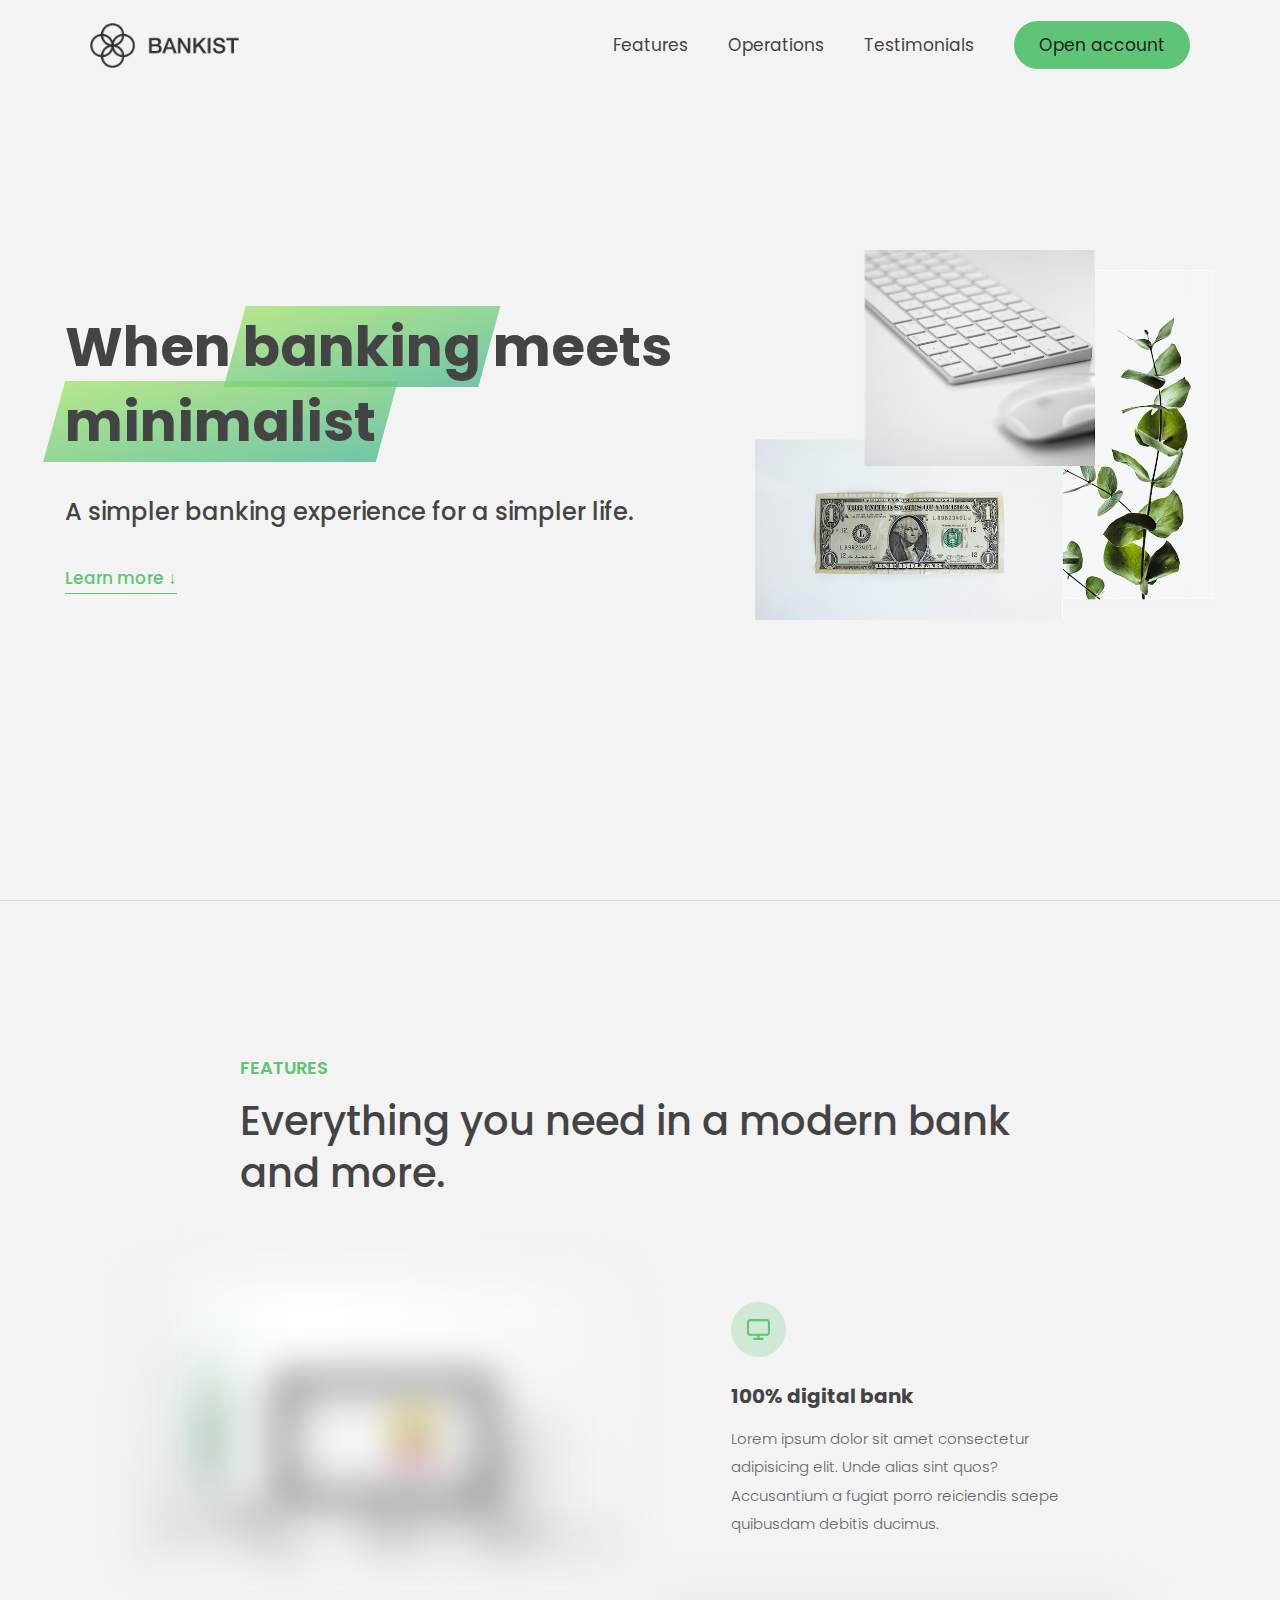
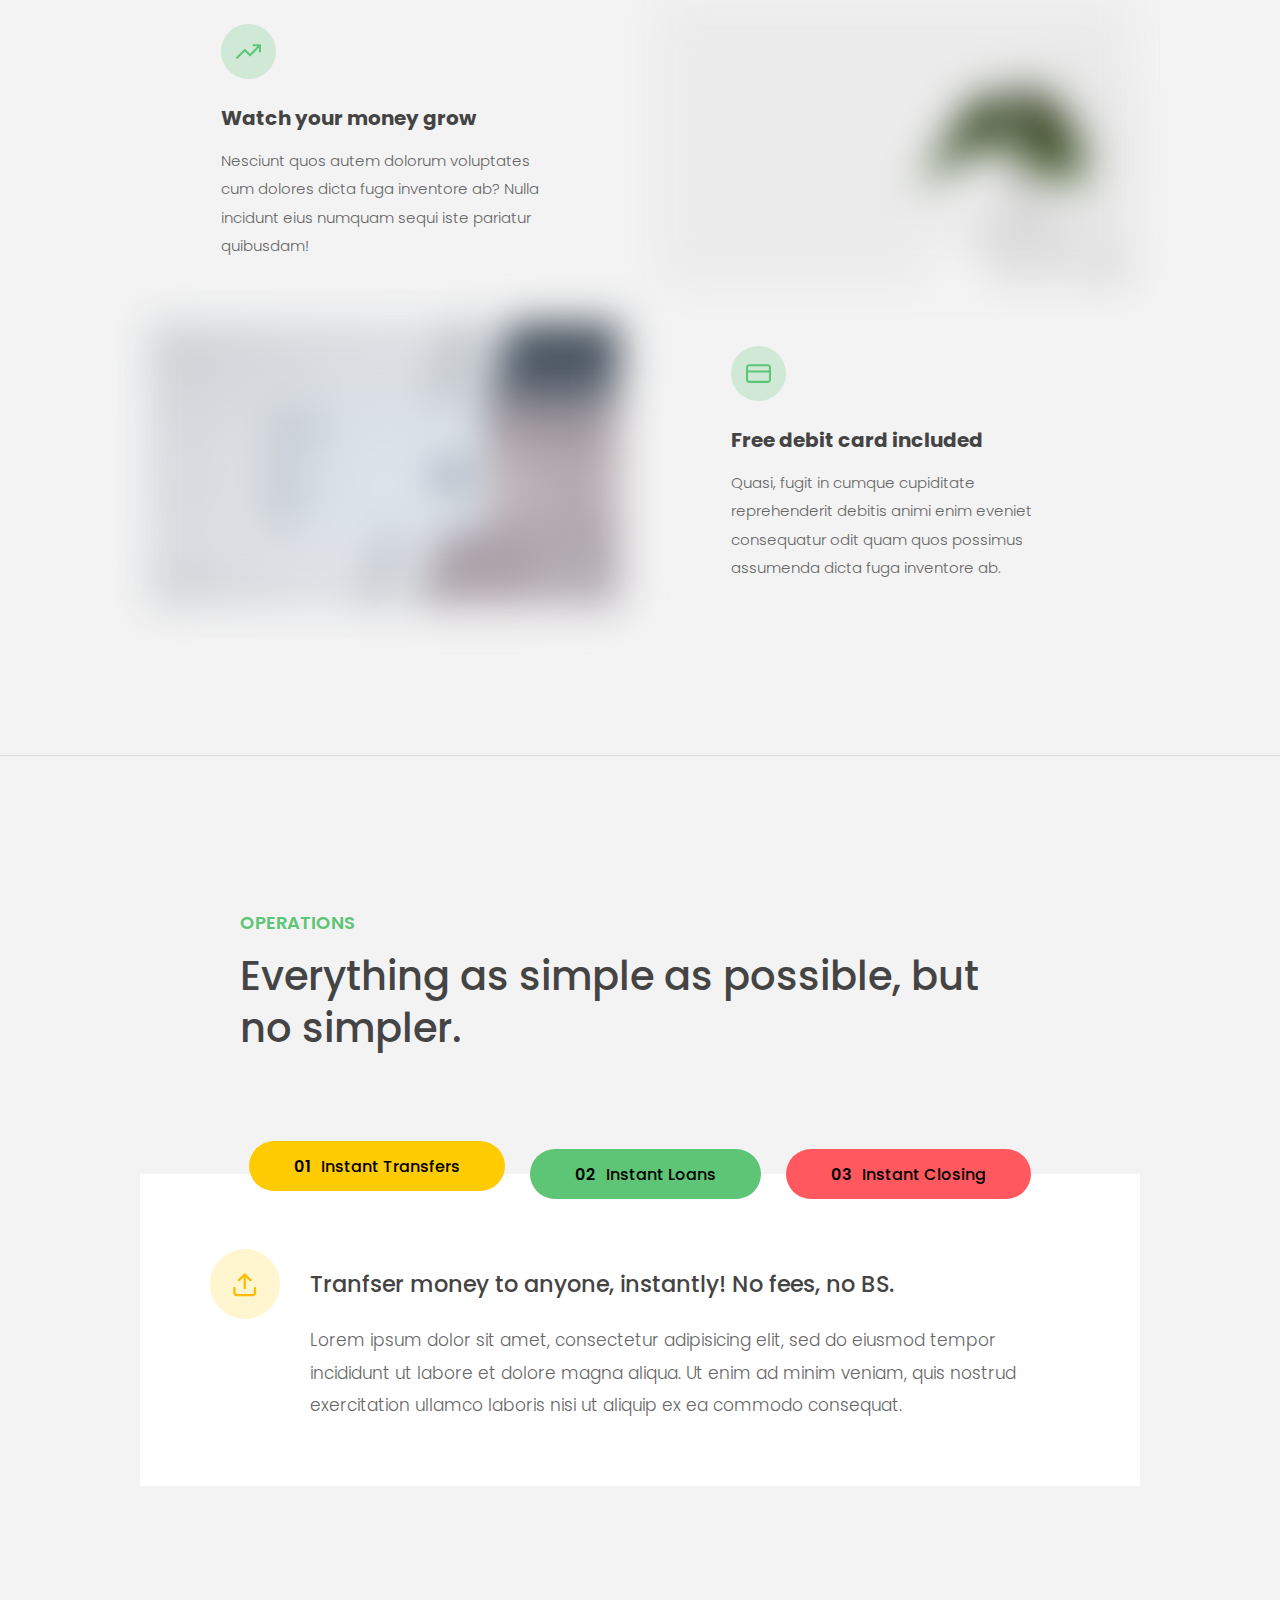
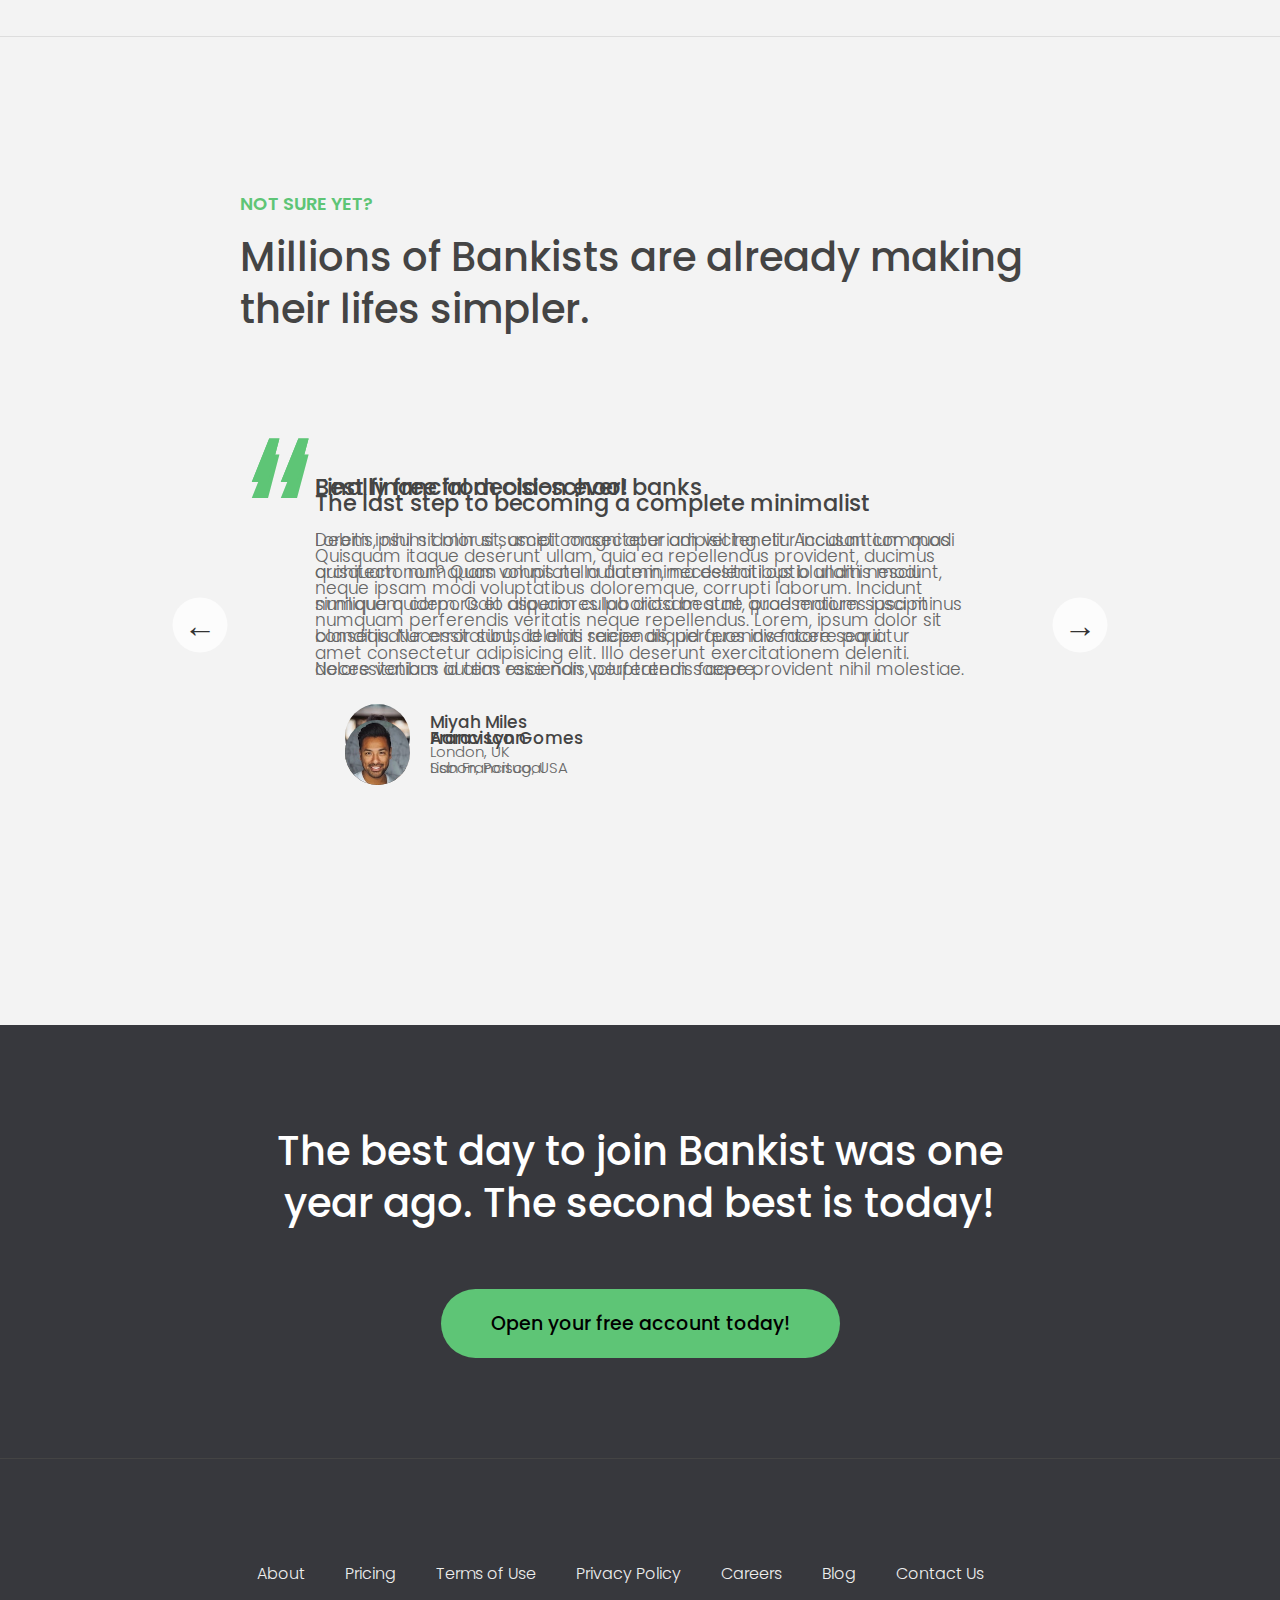
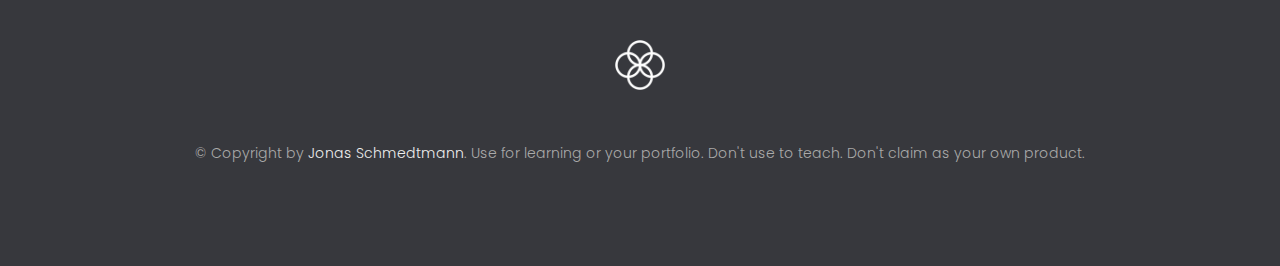
<file: Bankist App/index.html>
<!DOCTYPE html>
<html lang="en">
  <head>
    <meta charset="UTF-8" />
    <meta name="viewport" content="width=device-width, initial-scale=1.0" />
    <meta http-equiv="X-UA-Compatible" content="ie=edge" />
    <link rel="shortcut icon" type="image/png" href="img/icon.png" />

    <link
      href="https://fonts.googleapis.com/css?family=Poppins:300,400,500,600&display=swap"
      rel="stylesheet"
    />
    <link rel="stylesheet" href="style.css" />
    <title>Bankist | When Banking meets Minimalist</title>
  </head>
  <body>
    <header class="header">
      
        <nav class="nav">
          <img
            src="img/logo.png"
            alt="Bankist logo"
            class="nav__logo"
            id="logo"
          />
          <ul class="nav__links">
            <li class="nav__item">
              <a class="nav__link" href="#section--1">Features</a>
            </li>
            <li class="nav__item">
              <a class="nav__link" href="#section--2">Operations</a>
            </li>
            <li class="nav__item">
              <a class="nav__link" href="#section--3">Testimonials</a>
            </li>
            <li class="nav__item">
              <a class="nav__link nav__link--btn btn--show-modal" href="#"
                >Open account</a
              >
            </li>
          </ul>
        </nav>

      <div class="header__title">
        <h1>
          When
          <!-- Green highlight effect -->
          <span class="highlight">banking</span>
          meets<br />
          <span class="highlight">minimalist</span>
        </h1>
        <h4>A simpler banking experience for a simpler life.</h4>
        <button class="btn--text btn--scroll-to">Learn more &DownArrow;</button>
        <img
          src="img/hero.png"
          class="header__img"
          alt="Minimalist bank items"
        />
      </div>
    </header>

    <section class="section" id="section--1">
      <div class="section__title">
        <h2 class="section__description">Features</h2>
        <h3 class="section__header">
          Everything you need in a modern bank and more.
        </h3>
      </div>

      <div class="features">
        <img
          src="img/digital-lazy.jpg"
          data-src="img/digital.jpg"
          alt="Computer"
          class="features__img lazy-img"
        />
        <div class="features__feature">
          <div class="features__icon">
            <svg>
              <use xlink:href="img/icons.svg#icon-monitor"></use>
            </svg>
          </div>
          <h5 class="features__header">100% digital bank</h5>
          <p>
            Lorem ipsum dolor sit amet consectetur adipisicing elit. Unde alias
            sint quos? Accusantium a fugiat porro reiciendis saepe quibusdam
            debitis ducimus.
          </p>
        </div>

        <div class="features__feature">
          <div class="features__icon">
            <svg>
              <use xlink:href="img/icons.svg#icon-trending-up"></use>
            </svg>
          </div>
          <h5 class="features__header">Watch your money grow</h5>
          <p>
            Nesciunt quos autem dolorum voluptates cum dolores dicta fuga
            inventore ab? Nulla incidunt eius numquam sequi iste pariatur
            quibusdam!
          </p>
        </div>
        <img
          src="img/grow-lazy.jpg"
          data-src="img/grow.jpg"
          alt="Plant"
          class="features__img lazy-img"
        />

        <img
          src="img/card-lazy.jpg"
          data-src="img/card.jpg"
          alt="Credit card"
          class="features__img lazy-img"
        />
        <div class="features__feature">
          <div class="features__icon">
            <svg>
              <use xlink:href="img/icons.svg#icon-credit-card"></use>
            </svg>
          </div>
          <h5 class="features__header">Free debit card included</h5>
          <p>
            Quasi, fugit in cumque cupiditate reprehenderit debitis animi enim
            eveniet consequatur odit quam quos possimus assumenda dicta fuga
            inventore ab.
          </p>
        </div>
      </div>
    </section>

    <section class="section" id="section--2">
      <div class="section__title">
        <h2 class="section__description">Operations</h2>
        <h3 class="section__header">
          Everything as simple as possible, but no simpler.
        </h3>
      </div>

      <div class="operations">
        <div class="operations__tab-container">
          <button
            class="btn operations__tab operations__tab--1 operations__tab--active"
            data-tab="1"
          >
            <span>01</span>Instant Transfers
          </button>
          <button class="btn operations__tab operations__tab--2" data-tab="2">
            <span>02</span>Instant Loans
          </button>
          <button class="btn operations__tab operations__tab--3" data-tab="3">
            <span>03</span>Instant Closing
          </button>
        </div>
        <div
          class="operations__content operations__content--1 operations__content--active"
        >
          <div class="operations__icon operations__icon--1">
            <svg>
              <use xlink:href="img/icons.svg#icon-upload"></use>
            </svg>
          </div>
          <h5 class="operations__header">
            Tranfser money to anyone, instantly! No fees, no BS.
          </h5>
          <p>
            Lorem ipsum dolor sit amet, consectetur adipisicing elit, sed do
            eiusmod tempor incididunt ut labore et dolore magna aliqua. Ut enim
            ad minim veniam, quis nostrud exercitation ullamco laboris nisi ut
            aliquip ex ea commodo consequat.
          </p>
        </div>

        <div class="operations__content operations__content--2">
          <div class="operations__icon operations__icon--2">
            <svg>
              <use xlink:href="img/icons.svg#icon-home"></use>
            </svg>
          </div>
          <h5 class="operations__header">
            Buy a home or make your dreams come true, with instant loans.
          </h5>
          <p>
            Duis aute irure dolor in reprehenderit in voluptate velit esse
            cillum dolore eu fugiat nulla pariatur. Excepteur sint occaecat
            cupidatat non proident, sunt in culpa qui officia deserunt mollit
            anim id est laborum.
          </p>
        </div>
        <div class="operations__content operations__content--3">
          <div class="operations__icon operations__icon--3">
            <svg>
              <use xlink:href="img/icons.svg#icon-user-x"></use>
            </svg>
          </div>
          <h5 class="operations__header">
            No longer need your account? No problem! Close it instantly.
          </h5>
          <p>
            Excepteur sint occaecat cupidatat non proident, sunt in culpa qui
            officia deserunt mollit anim id est laborum. Ut enim ad minim
            veniam, quis nostrud exercitation ullamco laboris nisi ut aliquip ex
            ea commodo consequat.
          </p>
        </div>
      </div>
    </section>

    <section class="section" id="section--3">
      <div class="section__title section__title--testimonials">
        <h2 class="section__description">Not sure yet?</h2>
        <h3 class="section__header">
          Millions of Bankists are already making their lifes simpler.
        </h3>
      </div>

      <div class="slider">
        <div class="slide slide--1">
          <div class="testimonial">
            <h5 class="testimonial__header">Best financial decision ever!</h5>
            <blockquote class="testimonial__text">
              Lorem ipsum dolor sit, amet consectetur adipisicing elit.
              Accusantium quas quisquam non? Quas voluptate nulla minima
              deleniti optio ullam nesciunt, numquam corporis et asperiores
              laboriosam sunt, praesentium suscipit blanditiis. Necessitatibus
              id alias reiciendis, perferendis facere pariatur dolore veniam
              autem esse non voluptatem saepe provident nihil molestiae.
            </blockquote>
            <address class="testimonial__author">
              <img src="img/user-1.jpg" alt="" class="testimonial__photo" />
              <h6 class="testimonial__name">Aarav Lynn</h6>
              <p class="testimonial__location">San Francisco, USA</p>
            </address>
          </div>
        </div>

        <div class="slide slide--2">
          <div class="testimonial">
            <h5 class="testimonial__header">
              The last step to becoming a complete minimalist
            </h5>
            <blockquote class="testimonial__text">
              Quisquam itaque deserunt ullam, quia ea repellendus provident,
              ducimus neque ipsam modi voluptatibus doloremque, corrupti
              laborum. Incidunt numquam perferendis veritatis neque repellendus.
              Lorem, ipsum dolor sit amet consectetur adipisicing elit. Illo
              deserunt exercitationem deleniti.
            </blockquote>
            <address class="testimonial__author">
              <img src="img/user-2.jpg" alt="" class="testimonial__photo" />
              <h6 class="testimonial__name">Miyah Miles</h6>
              <p class="testimonial__location">London, UK</p>
            </address>
          </div>
        </div>

        <div class="slide slide--3">
          <div class="testimonial">
            <h5 class="testimonial__header">
              Finally free from old-school banks
            </h5>
            <blockquote class="testimonial__text">
              Debitis, nihil sit minus suscipit magni aperiam vel tenetur
              incidunt commodi architecto numquam omnis nulla autem,
              necessitatibus blanditiis modi similique quidem. Odio aliquam
              culpa dicta beatae quod maiores ipsa minus consequatur error sunt,
              deleniti saepe aliquid quos inventore sequi. Necessitatibus id
              alias reiciendis, perferendis facere.
            </blockquote>
            <address class="testimonial__author">
              <img src="img/user-3.jpg" alt="" class="testimonial__photo" />
              <h6 class="testimonial__name">Francisco Gomes</h6>
              <p class="testimonial__location">Lisbon, Portugal</p>
            </address>
          </div>
        </div>

        <!-- <div class="slide"><img src="img/img-1.jpg" alt="Photo 1" /></div>
        <div class="slide"><img src="img/img-2.jpg" alt="Photo 2" /></div>
        <div class="slide"><img src="img/img-3.jpg" alt="Photo 3" /></div>
        <div class="slide"><img src="img/img-4.jpg" alt="Photo 4" /></div> -->
        <button class="slider__btn slider__btn--left">&larr;</button>
        <button class="slider__btn slider__btn--right">&rarr;</button>
        <div class="dots"></div>
      </div>
    </section>

    <section class="section section--sign-up">
      <div class="section__title">
        <h3 class="section__header">
          The best day to join Bankist was one year ago. The second best is
          today!
        </h3>
      </div>
      <button class="btn btn--show-modal">Open your free account today!</button>
    </section>

    <footer class="footer">
      <ul class="footer__nav">
        <li class="footer__item">
          <a class="footer__link" href="#">About</a>
        </li>
        <li class="footer__item">
          <a class="footer__link" href="#">Pricing</a>
        </li>
        <li class="footer__item">
          <a class="footer__link" href="#">Terms of Use</a>
        </li>
        <li class="footer__item">
          <a class="footer__link" href="#">Privacy Policy</a>
        </li>
        <li class="footer__item">
          <a class="footer__link" href="#">Careers</a>
        </li>
        <li class="footer__item">
          <a class="footer__link" href="#">Blog</a>
        </li>
        <li class="footer__item">
          <a class="footer__link" href="#">Contact Us</a>
        </li>
      </ul>
      <img src="img/icon.png" alt="Logo" class="footer__logo" />
      <p class="footer__copyright">
        &copy; Copyright by
        <a
          class="footer__link twitter-link"
          target="_blank"
          href="https://twitter.com/jonasschmedtman"
          >Jonas Schmedtmann</a
        >. Use for learning or your portfolio. Don't use to teach. Don't claim
        as your own product.
      </p>
    </footer>

    <div class="modal hidden">

        <button class="btn--close-modal">&times;</button>
        <h2 class="modal__header">
          Open your bank account <br />
          in just <span class="highlight">5 minutes</span>
        </h2>
        <form class="modal__form">
          <label>First Name</label>
          <input type="text" />
          <label>Last Name</label>
          <input type="text" />
          <label>Email Address</label>
          <input type="email" />
          <button class="btn">Next step &rarr;</button>
        </form>

    </div>
    <div class="overlay hidden">
      
    </div>

    <script src="script.js"></script>
  </body>
</html>
</file>
<file: Bankist App/style.css>
/* The page is NOT responsive. You can implement responsiveness yourself if you wanna have some fun 😃 */

:root {
  --color-primary: #5ec576;
  --color-secondary: #ffcb03;
  --color-tertiary: #ff585f;
  --color-primary-darker: #4bbb7d;
  --color-secondary-darker: #ffbb00;
  --color-tertiary-darker: #fd424b;
  --color-primary-opacity: #5ec5763a;
  --color-secondary-opacity: #ffcd0331;
  --color-tertiary-opacity: #ff58602d;
  --gradient-primary: linear-gradient(to top left, #39b385, #9be15d);
  --gradient-secondary: linear-gradient(to top left, #ffb003, #ffcb03);
}

* {
  margin: 0;
  padding: 0;
  box-sizing: inherit;
}

html {
  font-size: 62.5%;
  box-sizing: border-box;
}

body {
  font-family: 'Poppins', sans-serif;
  font-weight: 300;
  color: #444;
  line-height: 1.9;
  background-color: #f3f3f3;
}

/* GENERAL ELEMENTS */
.section {
  padding: 15rem 3rem;
  border-top: 1px solid #ddd;

  transition: transform 1s, opacity 1s;
}

.section--hidden {
  opacity: 0;
  transform: translateY(8rem);
}

.section__title {
  max-width: 80rem;
  margin: 0 auto 8rem auto;
}

.section__description {
  font-size: 1.8rem;
  font-weight: 600;
  text-transform: uppercase;
  color: var(--color-primary);
  margin-bottom: 1rem;
}

.section__header {
  font-size: 4rem;
  line-height: 1.3;
  font-weight: 500;
}

.btn {
  display: inline-block;
  background-color: var(--color-primary);
  font-size: 1.6rem;
  font-family: inherit;
  font-weight: 500;
  border: none;
  padding: 1.25rem 4.5rem;
  border-radius: 10rem;
  cursor: pointer;
  transition: all 0.3s;
}

.btn:hover {
  background-color: var(--color-primary-darker);
}

.btn--text {
  display: inline-block;
  background: none;
  font-size: 1.7rem;
  font-family: inherit;
  font-weight: 500;
  color: var(--color-primary);
  border: none;
  border-bottom: 1px solid currentColor;
  padding-bottom: 2px;
  cursor: pointer;
  transition: all 0.3s;
}

p {
  color: #666;
}

/* This is BAD for accessibility! Don't do in the real world! */
button:focus {
  outline: none;
}

img {
  transition: filter 0.5s;
}

.lazy-img {
  filter: blur(20px);
}

/* NAVIGATION */
.nav {
  display: flex;
  justify-content: space-between;
  align-items: center;
  height: 9rem;
  width: 100%;
  padding: 0 6rem;
  z-index: 100;
}

/* nav and stickly class at the same time */
.nav.sticky {
  position: fixed;
  background-color: rgba(255, 255, 255, 0.95);
}

.nav__logo {
  height: 4.5rem;
  transition: all 0.3s;
}

.nav__links {
  display: flex;
  align-items: center;
  list-style: none;
}

.nav__item {
  margin-left: 4rem;
}

.nav__link:link,
.nav__link:visited {
  font-size: 1.7rem;
  font-weight: 400;
  color: inherit;
  text-decoration: none;
  display: block;
  transition: all 0.3s;
}

.nav__link--btn:link,
.nav__link--btn:visited {
  padding: 0.8rem 2.5rem;
  border-radius: 3rem;
  background-color: var(--color-primary);
  color: #222;
}

.nav__link--btn:hover,
.nav__link--btn:active {
  color: inherit;
  background-color: var(--color-primary-darker);
  color: #333;
}

/* HEADER */
.header {
  padding: 0 3rem;
  height: 100vh;
  display: flex;
  flex-direction: column;
  align-items: center;
}

.header__title {
  flex: 1;

  max-width: 115rem;
  display: grid;
  grid-template-columns: 3fr 2fr;
  row-gap: 3rem;
  align-content: center;
  justify-content: center;

  align-items: start;
  justify-items: start;
}

h1 {
  font-size: 5.5rem;
  line-height: 1.35;
}

h4 {
  font-size: 2.4rem;
  font-weight: 500;
}

.header__img {
  width: 100%;
  grid-column: 2 / 3;
  grid-row: 1 / span 4;
  transform: translateY(-6rem);
}

.highlight {
  position: relative;
}

.highlight::after {
  display: block;
  content: '';
  position: absolute;
  bottom: 0;
  left: 0;
  height: 100%;
  width: 100%;
  z-index: -1;
  opacity: 0.7;
  transform: scale(1.07, 1.05) skewX(-15deg);
  background-image: var(--gradient-primary);
}

/* FEATURES */
.features {
  display: grid;
  grid-template-columns: 1fr 1fr;
  gap: 4rem;
  margin: 0 12rem;
}

.features__img {
  width: 100%;
}

.features__feature {
  align-self: center;
  justify-self: center;
  width: 70%;
  font-size: 1.5rem;
}

.features__icon {
  display: flex;
  align-items: center;
  justify-content: center;
  background-color: var(--color-primary-opacity);
  height: 5.5rem;
  width: 5.5rem;
  border-radius: 50%;
  margin-bottom: 2rem;
}

.features__icon svg {
  height: 2.5rem;
  width: 2.5rem;
  fill: var(--color-primary);
}

.features__header {
  font-size: 2rem;
  margin-bottom: 1rem;
}

/* OPERATIONS */
.operations {
  max-width: 100rem;
  margin: 12rem auto 0 auto;

  background-color: #fff;
}

.operations__tab-container {
  display: flex;
  justify-content: center;
}

.operations__tab {
  margin-right: 2.5rem;
  transform: translateY(-50%);
}

.operations__tab span {
  margin-right: 1rem;
  font-weight: 600;
  display: inline-block;
}

.operations__tab--1 {
  background-color: var(--color-secondary);
}

.operations__tab--1:hover {
  background-color: var(--color-secondary-darker);
}

.operations__tab--3 {
  background-color: var(--color-tertiary);
  margin: 0;
}

.operations__tab--3:hover {
  background-color: var(--color-tertiary-darker);
}

.operations__tab--active {
  transform: translateY(-66%);
}

.operations__content {
  display: none;

  /* JUST PRESENTATIONAL */
  font-size: 1.7rem;
  padding: 2.5rem 7rem 6.5rem 7rem;
}

.operations__content--active {
  display: grid;
  grid-template-columns: 7rem 1fr;
  column-gap: 3rem;
  row-gap: 0.5rem;
}

.operations__header {
  font-size: 2.25rem;
  font-weight: 500;
  align-self: center;
}

.operations__icon {
  display: flex;
  align-items: center;
  justify-content: center;
  height: 7rem;
  width: 7rem;
  border-radius: 50%;
}

.operations__icon svg {
  height: 2.75rem;
  width: 2.75rem;
}

.operations__content p {
  grid-column: 2;
}

.operations__icon--1 {
  background-color: var(--color-secondary-opacity);
}
.operations__icon--2 {
  background-color: var(--color-primary-opacity);
}
.operations__icon--3 {
  background-color: var(--color-tertiary-opacity);
}
.operations__icon--1 svg {
  fill: var(--color-secondary-darker);
}
.operations__icon--2 svg {
  fill: var(--color-primary);
}
.operations__icon--3 svg {
  fill: var(--color-tertiary);
}

/* SLIDER */
.slider {
  max-width: 100rem;
  height: 50rem;
  margin: 0 auto;
  position: relative;

  /* IN THE END */
  overflow: hidden;
}

.slide {
  position: absolute;
  top: 0;
  width: 100%;
  height: 50rem;

  display: flex;
  align-items: center;
  justify-content: center;

  /* THIS creates the animation! */
  transition: transform 1s;
}

.slide > img {
  /* Only for images that have different size than slide */
  width: 100%;
  height: 100%;
  object-fit: cover;
}

.slider__btn {
  position: absolute;
  top: 50%;
  z-index: 10;

  border: none;
  background: rgba(255, 255, 255, 0.7);
  font-family: inherit;
  color: #333;
  border-radius: 50%;
  height: 5.5rem;
  width: 5.5rem;
  font-size: 3.25rem;
  cursor: pointer;
}

.slider__btn--left {
  left: 6%;
  transform: translate(-50%, -50%);
}

.slider__btn--right {
  right: 6%;
  transform: translate(50%, -50%);
}

.dots {
  position: absolute;
  bottom: 5%;
  left: 50%;
  transform: translateX(-50%);
  display: flex;
}

.dots__dot {
  border: none;
  background-color: #b9b9b9;
  opacity: 0.7;
  height: 1rem;
  width: 1rem;
  border-radius: 50%;
  margin-right: 1.75rem;
  cursor: pointer;
  transition: all 0.5s;

  /* Only necessary when overlying images */
  /* box-shadow: 0 0.6rem 1.5rem rgba(0, 0, 0, 0.7); */
}

.dots__dot:last-child {
  margin: 0;
}

.dots__dot--active {
  /* background-color: #fff; */
  background-color: #888;
  opacity: 1;
}

/* TESTIMONIALS */
.testimonial {
  width: 65%;
  position: relative;
}

.testimonial::before {
  content: '\201C';
  position: absolute;
  top: -5.7rem;
  left: -6.8rem;
  line-height: 1;
  font-size: 20rem;
  font-family: inherit;
  color: var(--color-primary);
  z-index: -1;
}

.testimonial__header {
  font-size: 2.25rem;
  font-weight: 500;
  margin-bottom: 1.5rem;
}

.testimonial__text {
  font-size: 1.7rem;
  margin-bottom: 3.5rem;
  color: #666;
}

.testimonial__author {
  margin-left: 3rem;
  font-style: normal;

  display: grid;
  grid-template-columns: 6.5rem 1fr;
  column-gap: 2rem;
}

.testimonial__photo {
  grid-row: 1 / span 2;
  width: 6.5rem;
  border-radius: 50%;
}

.testimonial__name {
  font-size: 1.7rem;
  font-weight: 500;
  align-self: end;
  margin: 0;
}

.testimonial__location {
  font-size: 1.5rem;
}

.section__title--testimonials {
  margin-bottom: 4rem;
}

/* SIGNUP */
.section--sign-up {
  background-color: #37383d;
  border-top: none;
  border-bottom: 1px solid #444;
  text-align: center;
  padding: 10rem 3rem;
}

.section--sign-up .section__header {
  color: #fff;
  text-align: center;
}

.section--sign-up .section__title {
  margin-bottom: 6rem;
}

.section--sign-up .btn {
  font-size: 1.9rem;
  padding: 2rem 5rem;
}

/* FOOTER */
.footer {
  padding: 10rem 3rem;
  background-color: #37383d;
}

.footer__nav {
  list-style: none;
  display: flex;
  justify-content: center;
  margin-bottom: 5rem;
}

.footer__item {
  margin-right: 4rem;
}

.footer__link {
  font-size: 1.6rem;
  color: #eee;
  text-decoration: none;
}

.footer__logo {
  height: 5rem;
  display: block;
  margin: 0 auto;
  margin-bottom: 5rem;
}

.footer__copyright {
  font-size: 1.4rem;
  color: #aaa;
  text-align: center;
}

.footer__copyright .footer__link {
  font-size: 1.4rem;
}

/* MODAL WINDOW */
.modal {
  position: fixed;
  top: 50%;
  left: 50%;
  transform: translate(-50%, -50%);
  max-width: 60rem;
  background-color: #f3f3f3;
  padding: 5rem 6rem;
  box-shadow: 0 4rem 6rem rgba(0, 0, 0, 0.3);
  z-index: 1000;
  transition: all 0.5s;
}

.overlay {
  position: fixed;
  top: 0;
  left: 0;
  width: 100%;
  height: 100%;
  background-color: rgba(0, 0, 0, .5);
  backdrop-filter: blur(4px);
  z-index: 100;
  transition: all 0.5s;
}

.modal__header {
  font-size: 3.25rem;
  margin-bottom: 4.5rem;
  line-height: 1.5;
}

.modal__form {
  margin: 0 3rem;
  display: grid;
  grid-template-columns: 1fr 2fr;
  align-items: center;
  gap: 2.5rem;
}

.modal__form label {
  font-size: 1.7rem;
  font-weight: 500;
}

.modal__form input {
  font-size: 1.7rem;
  padding: 1rem 1.5rem;
  border: 1px solid #ddd;
  border-radius: 0.5rem;
}

.modal__form button {
  grid-column: 1 / span 2;
  justify-self: center;
  margin-top: 1rem;
}

.btn--close-modal {
  font-family: inherit;
  color: inherit;
  position: absolute;
  top: 0.5rem;
  right: 2rem;
  font-size: 4rem;
  cursor: pointer;
  border: none;
  background: none;
}

.hidden {
  visibility: hidden;
  opacity: 0;
}

/* COOKIE MESSAGE */
.cookie-message {
  display: flex;
  align-items: center;
  justify-content: space-evenly;
  width: 100%;
  background-color: white;
  color: #bbb;
  font-size: 1.5rem;
  font-weight: 400;
}
</file>
